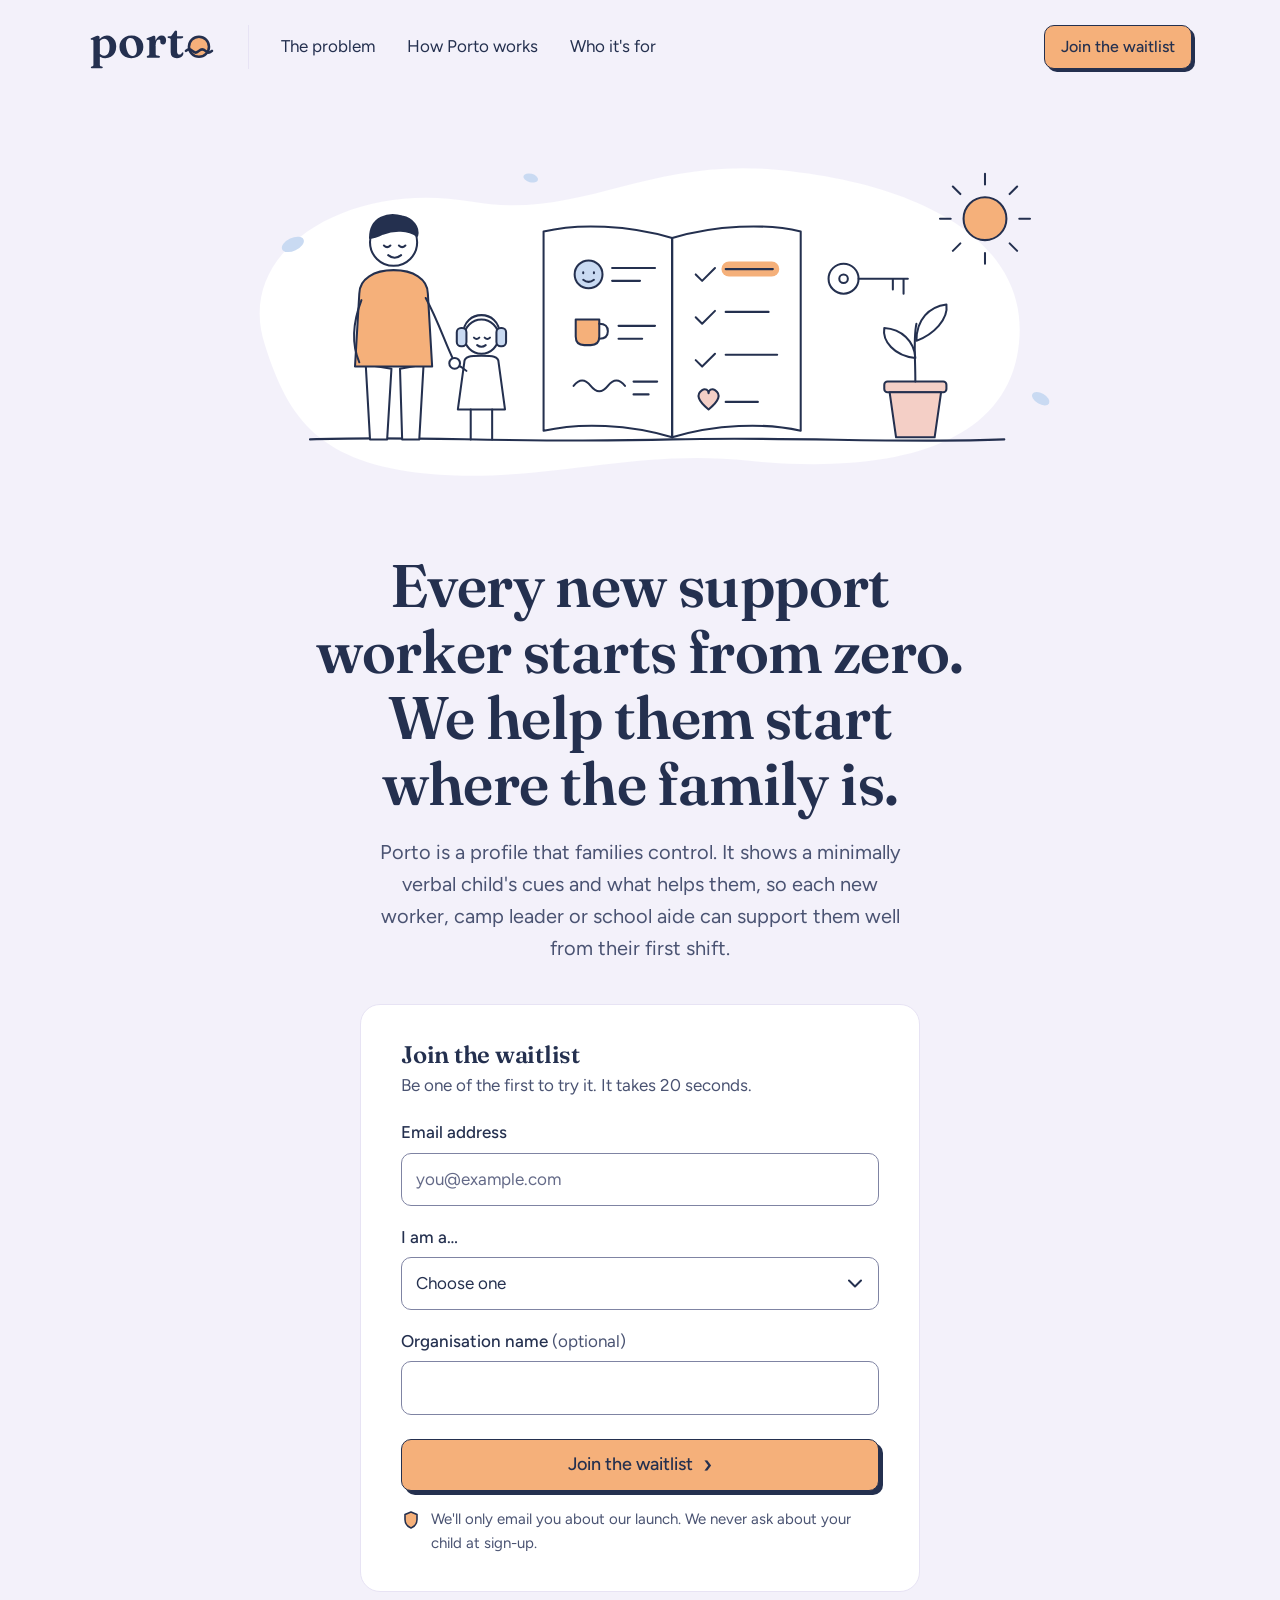
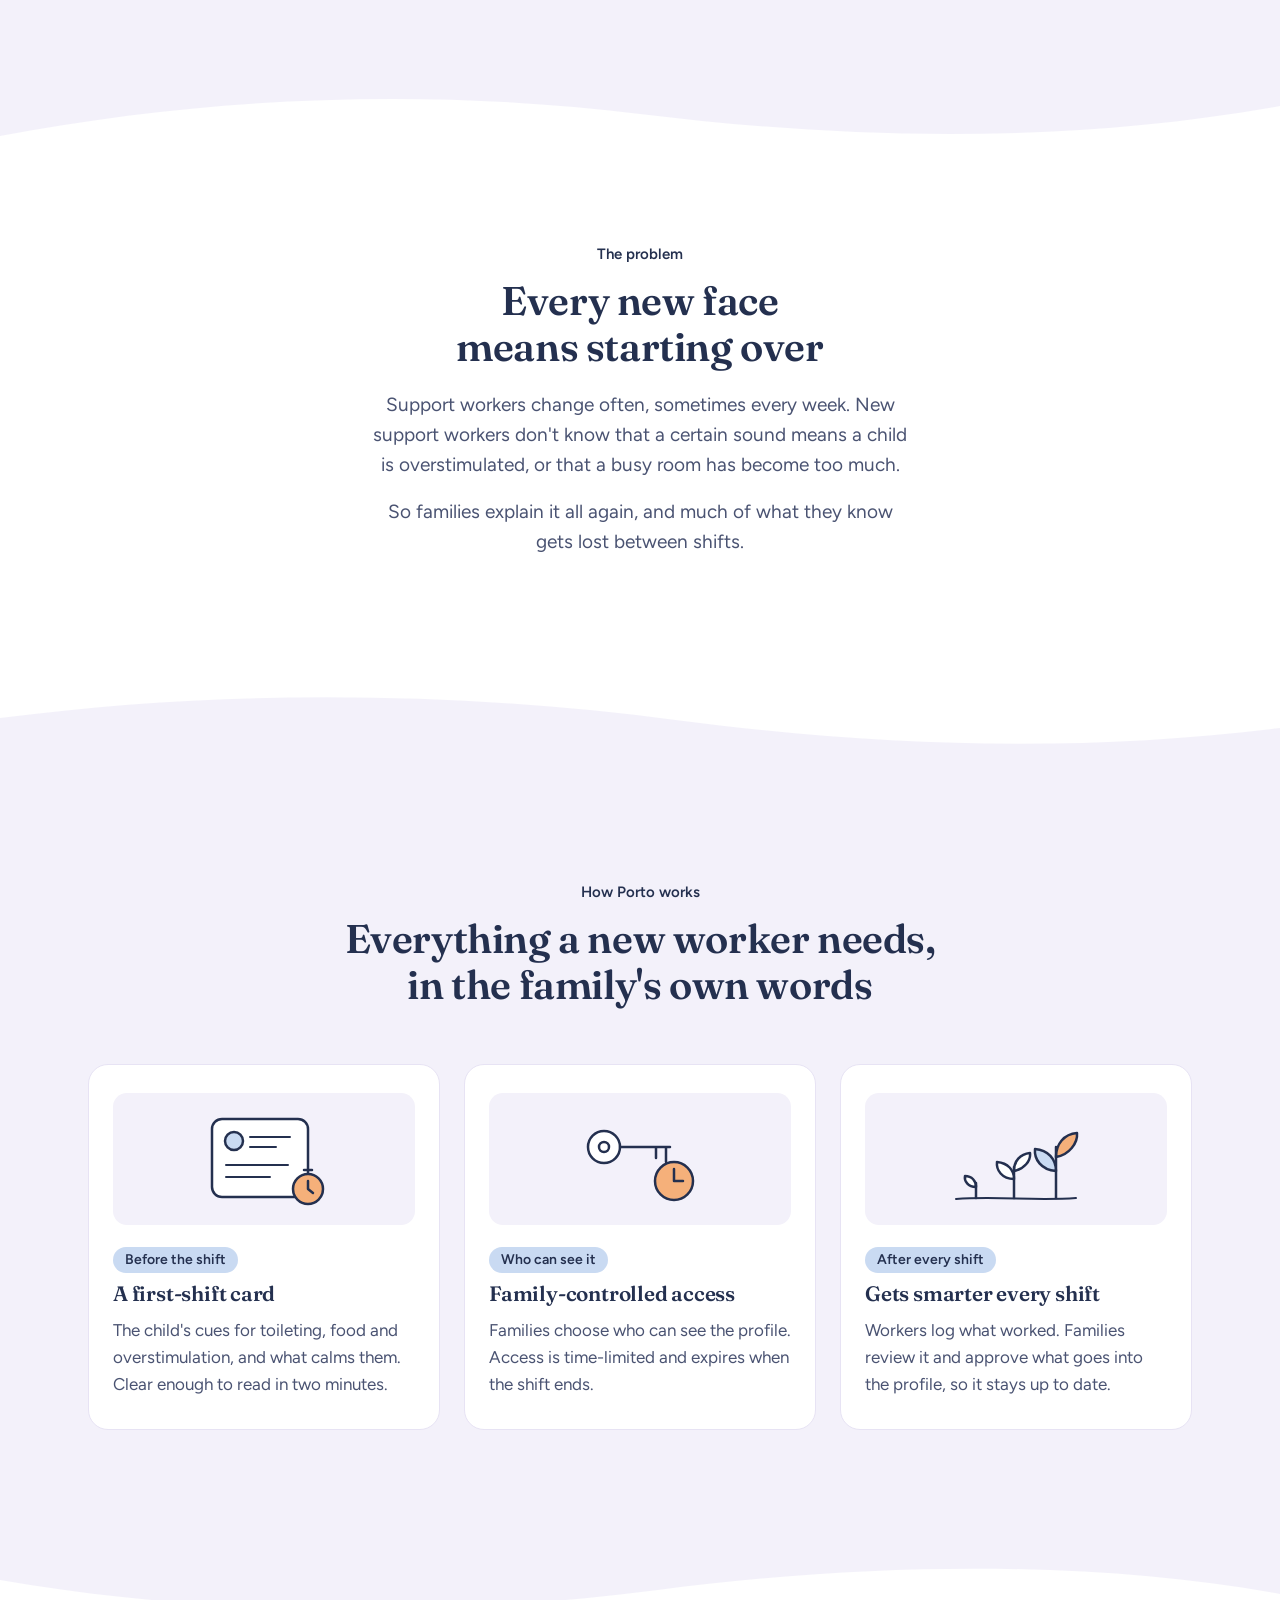
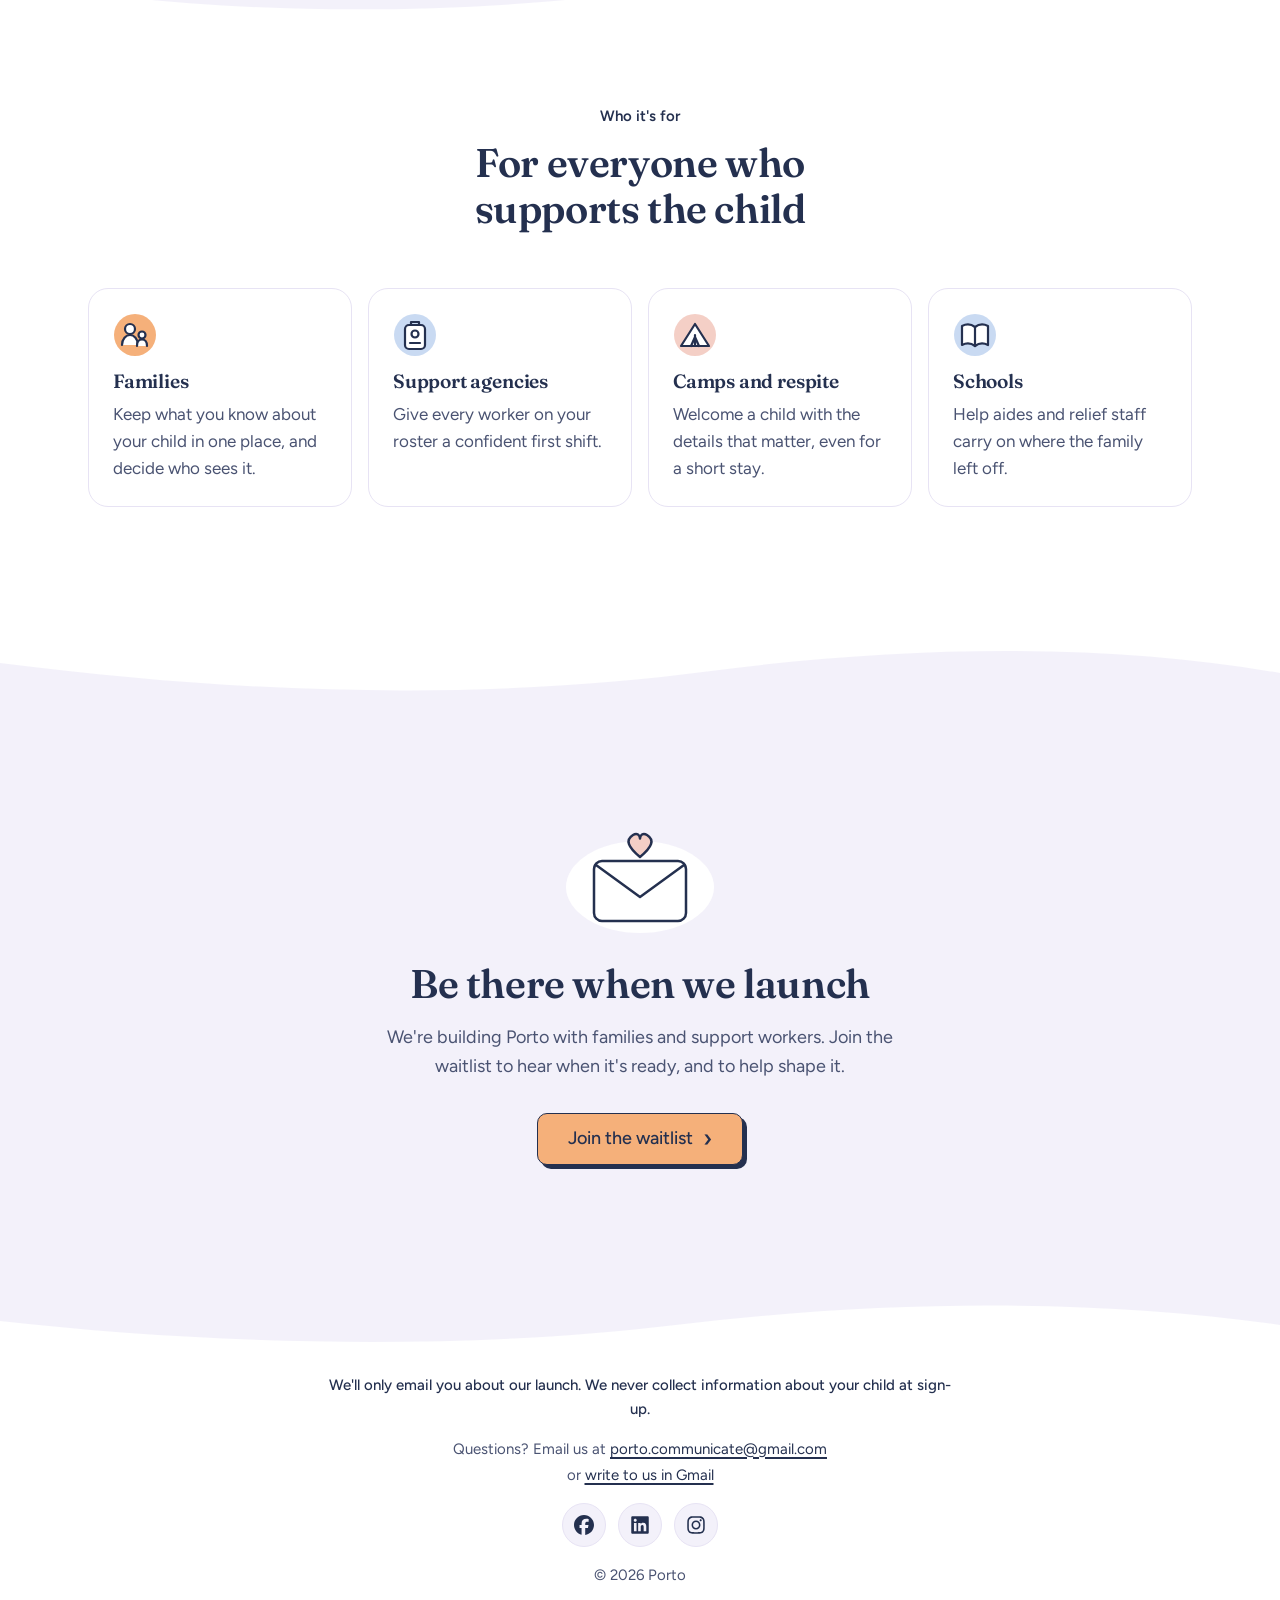
<file: index.html>
<!doctype html>
<html lang="en-AU">
<head>
  <meta charset="utf-8">
  <meta name="viewport" content="width=device-width, initial-scale=1">
  <title>Porto: Know what to do, from the first shift</title>
  <meta name="description" content="Porto is a family-controlled profile for minimally verbal children, so every new support worker starts where the family is, not from zero.">
  <meta name="theme-color" content="#F3F1FA">
  <link rel="icon" type="image/svg+xml" href="/porto-mark.svg">
  <link rel="preconnect" href="https://fonts.googleapis.com">
  <link rel="preconnect" href="https://fonts.gstatic.com" crossorigin>
  <link href="https://fonts.googleapis.com/css2?family=Fraunces:opsz,wght@9..144,600&family=Figtree:wght@400;500;600&display=swap" rel="stylesheet">
  <link rel="stylesheet" href="styles.css">
</head>
<body>
  <a class="skip-link" href="#main">Skip to main content</a>

  <header class="site-header">
    <div class="wrap">
      <div class="nav-left">
        <a class="wordmark" href="/" aria-label="Porto home">
          <img src="/porto-logo.svg" alt="Porto" width="128" height="46">
        </a>
        <nav aria-label="Main">
          <ul class="nav-links">
            <li><a href="#problem">The problem</a></li>
            <li><a href="#how">How Porto works</a></li>
            <li><a href="#who">Who it's for</a></li>
          </ul>
        </nav>
      </div>
      <a class="btn btn--small" href="#join">Join the waitlist</a>
    </div>
  </header>

  <main id="main">
    <!-- ===== Hero ===== -->
    <section class="hero" aria-labelledby="hero-title">
      <div class="wrap">
        <svg class="hero-art" viewBox="0 0 840 360" role="img" aria-label="An illustration of an adult holding hands with a child wearing ear defenders, next to an open notebook of the child's cues, a key, a sprouting plant and a sun.">
          <g fill="none" stroke="#24304F" stroke-width="1.9" stroke-linecap="round" stroke-linejoin="round">
            <!-- soft blob -->
            <path d="M70 212 C40 122 150 58 262 78 C362 96 424 38 544 48 C684 60 792 118 772 222 C754 312 642 332 522 320 C412 308 332 342 222 332 C122 322 92 282 70 212Z" fill="#FFFFFF" stroke="none"/>
            <!-- pebbles -->
            <ellipse cx="96" cy="118" rx="11" ry="6" transform="rotate(-25 96 118)" fill="#C9DAF2" stroke="none"/>
            <ellipse cx="794" cy="262" rx="9" ry="5" transform="rotate(30 794 262)" fill="#C9DAF2" stroke="none"/>
            <ellipse cx="318" cy="56" rx="7" ry="4" transform="rotate(15 318 56)" fill="#C9DAF2" stroke="none"/>

            <!-- ground -->
            <path d="M112 300 C206 296 306 304 450 300 C560 297 660 304 760 300" stroke-width="2"/>

            <!-- adult -->
            <path d="M164 230 L168 300 L184 300 L188 234Z M196 234 L198 300 L214 300 L218 230Z" fill="#fff"/>
            <path d="M158 164 C158 150 172 142 190 142 C208 142 222 150 222 164 L226 232 L154 232Z" fill="#F5B07A"/>
            <path d="M160 170 C150 196 152 214 158 228"/>
            <path d="M220 168 C232 190 238 210 246 226"/>
            <circle cx="190" cy="116" r="22" fill="#fff"/>
            <path d="M168 112 C168 92 186 88 198 92 C208 94 214 102 212 110 C204 104 190 104 180 108 C176 110 172 112 168 112Z" fill="#24304F"/>
            <path d="M181 119 q3 3 6 0 M195 119 q3 3 6 0 M185 128 q6 5 12 0"/>
            <!-- child with ear defenders -->
            <path d="M256 228 C256 222 262 222 272 222 C282 222 288 222 288 228 L294 272 L250 272Z" fill="#fff"/>
            <path d="M262 272 L262 300 M282 272 L282 300"/>
            <path d="M258 236 C254 232 251 231 248 230"/>
            <circle cx="247" cy="229" r="5" fill="#fff"/>
            <circle cx="272" cy="204" r="16" fill="#fff"/>
            <path d="M255 202 C255 178 289 178 289 202"/>
            <rect x="249" y="196" width="9" height="17" rx="4" fill="#C9DAF2"/>
            <rect x="286" y="196" width="9" height="17" rx="4" fill="#C9DAF2"/>
            <path d="M265 205 q2.5 2.5 5 0 M275 205 q2.5 2.5 5 0 M268 212 q4 3 8 0"/>

            <!-- notebook -->
            <path d="M450 112 C410 100 362 98 330 106 L330 292 C364 284 410 286 450 298Z" fill="#fff"/>
            <path d="M450 112 C490 100 538 98 570 106 L570 292 C536 284 490 286 450 298Z" fill="#fff"/>
            <path d="M450 112 L450 298"/>
            <!-- left page: cues -->
            <circle cx="372" cy="146" r="13" fill="#C9DAF2"/>
            <path d="M367 144 v1 M377 144 v1 M367 151 q5 4 10 0"/>
            <path d="M394 140 h40 M394 152 h26" stroke-width="2"/>
            <path d="M360 188 h22 v16 q0 8 -8 8 h-6 q-8 0 -8 -8z" fill="#F5B07A"/>
            <path d="M382 192 q8 0 8 7 t-8 7"/>
            <path d="M400 194 h34 M400 206 h22" stroke-width="2"/>
            <path d="M358 250 q8 -10 16 0 t16 0 t16 0"/>
            <path d="M414 246 h22 M414 258 h14" stroke-width="2"/>
            <!-- right page: what worked -->
            <rect x="496" y="134" width="54" height="14" rx="7" fill="#F5B07A" stroke="none"/>
            <path d="M472 146 l6 6 l12 -12 M472 186 l6 6 l12 -12 M472 226 l6 6 l12 -12"/>
            <path d="M500 141 h44 M500 181 h40 M500 221 h48 M500 265 h30" stroke-width="2"/>
            <path d="M484 272 c-10 -8 -12 -14 -6 -18 c3 -2 6 0 6 3 c0 -3 3 -5 6 -3 c6 4 4 10 -6 18z" fill="#F4CFC6"/>

            <!-- key -->
            <circle cx="610" cy="150" r="14" fill="#fff"/>
            <circle cx="610" cy="150" r="4"/>
            <path d="M624 150 h46 M656 150 v10 M666 150 v14"/>

            <!-- sprout -->
            <rect x="648" y="246" width="58" height="10" rx="3" fill="#F4CFC6"/>
            <path d="M653 256 h48 l-6 42 h-36z" fill="#F4CFC6"/>
            <path d="M677 246 C677 222 675 206 678 192"/>
            <path d="M677 224 C657 222 646 208 648 196 C664 197 676 208 677 224Z" fill="#fff"/>
            <path d="M678 208 C694 202 708 188 706 174 C690 176 678 188 678 208Z" fill="#fff"/>

            <!-- sun -->
            <circle cx="742" cy="94" r="20" fill="#F5B07A"/>
            <path d="M742 62 v-10 M742 126 v10 M710 94 h-10 M774 94 h10 M719 71 l-7 -7 M765 117 l7 7 M765 71 l7 -7 M719 117 l-7 7"/>
          </g>
        </svg>

        <h1 id="hero-title">Every new support worker starts from zero. <span class="soft">We help them start where the family is.</span></h1>
        <p class="lede">Porto is a profile that families control. It shows a minimally verbal child's cues and what helps them, so each new worker, camp leader or school aide can support them well from their first shift.</p>

        <div class="form-card" id="join" tabindex="-1" aria-labelledby="join-title">
          <h2 class="form-title" id="join-title">Join the waitlist</h2>
          <p class="form-intro">Be one of the first to try it. It takes 20 seconds.</p>

          <form name="waitlist" method="POST" data-netlify="true" netlify-honeypot="bot-field" action="/success.html">
            <input type="hidden" name="form-name" value="waitlist">
            <p class="honeypot" aria-hidden="true">
              <label>Leave this field empty <input name="bot-field" tabindex="-1" autocomplete="off"></label>
            </p>

            <div class="field">
              <label for="email">Email address</label>
              <input id="email" name="email" type="email" autocomplete="email" inputmode="email" required placeholder="you@example.com">
            </div>

            <div class="field">
              <label for="role">I am a…</label>
              <select id="role" name="role" required>
                <option value="" disabled selected>Choose one</option>
                <option>Family member</option>
                <option>Support worker</option>
                <option>Agency or provider</option>
                <option>Camp or school</option>
                <option>Other</option>
              </select>
            </div>

            <div class="field">
              <label for="organisation">Organisation name <span class="hint">(optional)</span></label>
              <input id="organisation" name="organisation" type="text" autocomplete="organization">
            </div>

            <button class="btn" type="submit">Join the waitlist <span class="chev" aria-hidden="true">›</span></button>

            <p class="form-note" id="privacy-note">
              <svg viewBox="0 0 20 20" aria-hidden="true"><path d="M10 2 L16 4.5 V9.5 C16 13.5 13.4 16.6 10 18 C6.6 16.6 4 13.5 4 9.5 V4.5Z" fill="#F5B07A" stroke="#24304F" stroke-width="1.6" stroke-linejoin="round"/></svg>
              <span>We'll only email you about our launch. We never ask about your child at sign-up.</span>
            </p>
          </form>
        </div>
      </div>
    </section>

    <!-- ===== Problem ===== -->
    <svg class="wave" viewBox="0 0 1440 80" preserveAspectRatio="none" aria-hidden="true"><path d="M0 80 V48 C240 8 480 0 720 26 C960 52 1200 56 1440 18 V80Z" fill="currentColor"/></svg>
    <div class="panel">
      <section class="problem" id="problem" aria-labelledby="problem-title">
        <div class="wrap narrow">
          <span class="eyebrow">The problem</span>
          <h2 id="problem-title">Every new face means starting over</h2>
          <p>Support workers change often, sometimes every week. New support workers don't know that a certain sound means a child is overstimulated, or that a busy room has become too much.</p>
          <p>So families explain it all again, and much of what they know gets lost between shifts.</p>
        </div>
      </section>
    </div>
    <svg class="wave wave--down" viewBox="0 0 1440 80" preserveAspectRatio="none" aria-hidden="true"><path d="M0 80 V40 C260 70 520 66 760 38 C1000 10 1220 6 1440 30 V80Z" fill="currentColor"/></svg>

    <!-- ===== How it works ===== -->
    <section id="how" aria-labelledby="how-title">
      <div class="wrap">
        <div class="section-head">
          <span class="eyebrow">How Porto works</span>
          <h2 id="how-title">Everything a new worker needs, in the family's own words</h2>
        </div>

        <ul class="cards">
          <li class="card">
            <div class="card-art" aria-hidden="true">
              <svg viewBox="0 0 160 112"><g fill="none" stroke="#24304F" stroke-width="2.5" stroke-linecap="round" stroke-linejoin="round">
                <rect x="28" y="16" width="96" height="78" rx="10" fill="#fff"/>
                <circle cx="50" cy="38" r="9" fill="#C9DAF2"/>
                <path d="M66 34 h40 M66 44 h26 M42 62 h62 M42 74 h44" stroke-width="2"/>
                <circle cx="124" cy="86" r="15" fill="#F5B07A"/>
                <path d="M124 78 v8 l5 4 M120 67 h8"/>
              </g></svg>
            </div>
            <span class="step">Before the shift</span>
            <h3>A first-shift card</h3>
            <p>The child's cues for toileting, food and overstimulation, and what calms them. Clear enough to read in two minutes.</p>
          </li>
          <li class="card">
            <div class="card-art" aria-hidden="true">
              <svg viewBox="0 0 160 112"><g fill="none" stroke="#24304F" stroke-width="2.5" stroke-linecap="round" stroke-linejoin="round">
                <circle cx="44" cy="44" r="16" fill="#fff"/>
                <circle cx="44" cy="44" r="5"/>
                <path d="M60 44 h50 M96 44 v11 M106 44 v15"/>
                <circle cx="114" cy="78" r="19" fill="#F5B07A"/>
                <path d="M114 66 v12 h9"/>
              </g></svg>
            </div>
            <span class="step">Who can see it</span>
            <h3>Family-controlled access</h3>
            <p>Families choose who can see the profile. Access is time-limited and expires when the shift ends.</p>
          </li>
          <li class="card">
            <div class="card-art" aria-hidden="true">
              <svg viewBox="0 0 160 112"><g fill="none" stroke="#24304F" stroke-width="2.5" stroke-linecap="round" stroke-linejoin="round">
                <path d="M20 96 C60 93 100 98 140 95" stroke-width="2"/>
                <path d="M40 95 V80"/><path d="M40 84 C32 84 28 78 29 73 C36 73 40 78 40 84Z" fill="#fff"/>
                <path d="M78 95 V64"/><path d="M78 76 C66 76 60 67 61 59 C72 60 78 67 78 76Z" fill="#fff"/><path d="M78 68 C88 66 95 58 94 50 C84 51 78 58 78 68Z" fill="#fff"/>
                <path d="M120 95 V44"/><path d="M120 68 C105 67 98 56 99 46 C112 47 120 56 120 68Z" fill="#C9DAF2"/><path d="M120 54 C133 52 142 40 141 30 C128 31 120 41 120 54Z" fill="#F5B07A"/>
              </g></svg>
            </div>
            <span class="step">After every shift</span>
            <h3>Gets smarter every shift</h3>
            <p>Workers log what worked. Families review it and approve what goes into the profile, so it stays up to date.</p>
          </li>
        </ul>
      </div>
    </section>

    <!-- ===== Who it's for ===== -->
    <svg class="wave" viewBox="0 0 1440 80" preserveAspectRatio="none" aria-hidden="true"><path d="M0 80 V30 C220 64 480 70 740 40 C1000 10 1240 12 1440 44 V80Z" fill="currentColor"/></svg>
    <div class="panel">
      <section id="who" aria-labelledby="who-title">
        <div class="wrap">
          <div class="section-head">
            <span class="eyebrow">Who it's for</span>
            <h2 id="who-title">For everyone who supports the child</h2>
          </div>
          <ul class="audience">
            <li>
              <svg class="dot" viewBox="0 0 44 44" aria-hidden="true"><g fill="none" stroke="#24304F" stroke-width="2.2" stroke-linecap="round" stroke-linejoin="round"><circle cx="22" cy="22" r="21" fill="#F5B07A" stroke="none"/><circle cx="17" cy="16" r="5" fill="#fff"/><path d="M9 32 c0 -6 4 -10 8 -10 s8 4 8 10" fill="#fff"/><circle cx="29" cy="22" r="3.5" fill="#fff"/><path d="M24 33 c0 -4 2 -6.5 5 -6.5 s5 2.5 5 6.5" fill="#fff"/></g></svg>
              <h3>Families</h3>
              <p>Keep what you know about your child in one place, and decide who sees it.</p>
            </li>
            <li>
              <svg class="dot" viewBox="0 0 44 44" aria-hidden="true"><g fill="none" stroke="#24304F" stroke-width="2.2" stroke-linecap="round" stroke-linejoin="round"><circle cx="22" cy="22" r="21" fill="#C9DAF2" stroke="none"/><rect x="12" y="12" width="20" height="24" rx="4" fill="#fff"/><path d="M18 12 v-3 h8 v3"/><circle cx="22" cy="21" r="3.5"/><path d="M17 30 h10"/></g></svg>
              <h3>Support agencies</h3>
              <p>Give every worker on your roster a confident first shift.</p>
            </li>
            <li>
              <svg class="dot" viewBox="0 0 44 44" aria-hidden="true"><g fill="none" stroke="#24304F" stroke-width="2.2" stroke-linecap="round" stroke-linejoin="round"><circle cx="22" cy="22" r="21" fill="#F4CFC6" stroke="none"/><path d="M8 33 L22 11 L36 33Z" fill="#fff"/><path d="M22 33 L22 22 M18 33 L22 24 L26 33"/></g></svg>
              <h3>Camps and respite</h3>
              <p>Welcome a child with the details that matter, even for a short stay.</p>
            </li>
            <li>
              <svg class="dot" viewBox="0 0 44 44" aria-hidden="true"><g fill="none" stroke="#24304F" stroke-width="2.2" stroke-linecap="round" stroke-linejoin="round"><circle cx="22" cy="22" r="21" fill="#C9DAF2" stroke="none"/><path d="M22 14 C18 11 13 11 9 13 V32 C13 30 18 30 22 33 C26 30 31 30 35 32 V13 C31 11 26 11 22 14Z" fill="#fff"/><path d="M22 14 V33"/></g></svg>
              <h3>Schools</h3>
              <p>Help aides and relief staff carry on where the family left off.</p>
            </li>
          </ul>
        </div>
      </section>
    </div>
    <svg class="wave wave--down" viewBox="0 0 1440 80" preserveAspectRatio="none" aria-hidden="true"><path d="M0 80 V44 C300 10 560 8 800 36 C1040 64 1260 62 1440 34 V80Z" fill="currentColor"/></svg>

    <!-- ===== Bottom CTA ===== -->
    <section class="cta" aria-labelledby="cta-title">
      <div class="wrap">
        <svg class="cta-art" viewBox="0 0 160 110" aria-hidden="true"><g fill="none" stroke="#24304F" stroke-width="2.5" stroke-linecap="round" stroke-linejoin="round">
          <ellipse cx="80" cy="60" rx="74" ry="46" fill="#FFFFFF" stroke="none"/>
          <rect x="34" y="34" width="92" height="60" rx="8" fill="#fff"/>
          <path d="M36 38 L80 70 L124 38"/>
          <path d="M80 30 c-12 -10 -15 -17 -7 -22 c4 -2.5 7 0 7 3.5 c0 -3.5 3 -6 7 -3.5 c8 5 5 12 -7 22z" fill="#F4CFC6"/>
        </g></svg>
        <h2 id="cta-title">Be there when we launch</h2>
        <p>We're building Porto with families and support workers. Join the waitlist to hear when it's ready, and to help shape it.</p>
        <a class="btn" href="#join">Join the waitlist <span class="chev" aria-hidden="true">›</span></a>
      </div>
    </section>
  </main>

  <svg class="wave" viewBox="0 0 1440 80" preserveAspectRatio="none" aria-hidden="true"><path d="M0 80 V36 C240 60 520 66 760 40 C1000 14 1240 14 1440 40 V80Z" fill="currentColor"/></svg>
  <footer class="site-footer">
    <div class="wrap">
      <p class="privacy">We'll only email you about our launch. We never collect information about your child at sign-up.</p>
      <p>Questions? Email us at <a href="mailto:porto.communicate@gmail.com">porto.communicate@gmail.com</a>
        <span class="email-alt">or <a href="https://mail.google.com/mail/?view=cm&amp;fs=1&amp;to=porto.communicate@gmail.com" target="_blank" rel="noopener noreferrer">write to us in Gmail<span class="visually-hidden"> (opens in a new tab)</span></a></span></p>
      <nav class="social" aria-label="Porto on social media">
        <!-- Brand icons: Font Awesome Free 6.5.2 by @fontawesome, https://fontawesome.com, CC BY 4.0 -->
        <ul>
          <li><a href="https://www.facebook.com/profile.php?id=61595271299987" target="_blank" rel="noopener noreferrer" aria-label="Porto on Facebook (opens in a new tab)"><svg viewBox="0 0 512 512" aria-hidden="true" focusable="false"><path d="M512 256C512 114.6 397.4 0 256 0S0 114.6 0 256C0 376 82.7 476.8 194.2 504.5V334.2H141.4V256h52.8V222.3c0-87.1 39.4-127.5 125-127.5c16.2 0 44.2 3.2 55.7 6.4V172c-6-.6-16.5-1-29.6-1c-42 0-58.2 15.9-58.2 57.2V256h83.6l-14.4 78.2H287V510.1C413.8 494.8 512 386.9 512 256h0z"/></svg></a></li>
          <li><a href="https://www.linkedin.com/company/porto.com" target="_blank" rel="noopener noreferrer" aria-label="Porto on LinkedIn (opens in a new tab)"><svg viewBox="0 0 448 512" aria-hidden="true" focusable="false"><path d="M416 32H31.9C14.3 32 0 46.5 0 64.3v383.4C0 465.5 14.3 480 31.9 480H416c17.6 0 32-14.5 32-32.3V64.3c0-17.8-14.4-32.3-32-32.3zM135.4 416H69V202.2h66.5V416zm-33.2-243c-21.3 0-38.5-17.3-38.5-38.5S80.9 96 102.2 96c21.2 0 38.5 17.3 38.5 38.5 0 21.3-17.2 38.5-38.5 38.5zm282.1 243h-66.4V312c0-24.8-.5-56.7-34.5-56.7-34.6 0-39.9 27-39.9 54.9V416h-66.4V202.2h63.7v29.2h.9c8.9-16.8 30.6-34.5 62.9-34.5 67.2 0 79.7 44.3 79.7 101.9V416z"/></svg></a></li>
          <li><a href="https://www.instagram.com/porto.communicate/" target="_blank" rel="noopener noreferrer" aria-label="Porto on Instagram (opens in a new tab)"><svg viewBox="0 0 448 512" aria-hidden="true" focusable="false"><path d="M224.1 141c-63.6 0-114.9 51.3-114.9 114.9s51.3 114.9 114.9 114.9S339 319.5 339 255.9 287.7 141 224.1 141zm0 189.6c-41.1 0-74.7-33.5-74.7-74.7s33.5-74.7 74.7-74.7 74.7 33.5 74.7 74.7-33.6 74.7-74.7 74.7zm146.4-194.3c0 14.9-12 26.8-26.8 26.8-14.9 0-26.8-12-26.8-26.8s12-26.8 26.8-26.8 26.8 12 26.8 26.8zm76.1 27.2c-1.7-35.9-9.9-67.7-36.2-93.9-26.2-26.2-58-34.4-93.9-36.2-37-2.1-147.9-2.1-184.9 0-35.8 1.7-67.6 9.9-93.9 36.1s-34.4 58-36.2 93.9c-2.1 37-2.1 147.9 0 184.9 1.7 35.9 9.9 67.7 36.2 93.9s58 34.4 93.9 36.2c37 2.1 147.9 2.1 184.9 0 35.9-1.7 67.7-9.9 93.9-36.2 26.2-26.2 34.4-58 36.2-93.9 2.1-37 2.1-147.8 0-184.8zM398.8 388c-7.8 19.6-22.9 34.7-42.6 42.6-29.5 11.7-99.5 9-132.1 9s-102.7 2.6-132.1-9c-19.6-7.8-34.7-22.9-42.6-42.6-11.7-29.5-9-99.5-9-132.1s-2.6-102.7 9-132.1c7.8-19.6 22.9-34.7 42.6-42.6 29.5-11.7 99.5-9 132.1-9s102.7-2.6 132.1 9c19.6 7.8 34.7 22.9 42.6 42.6 11.7 29.5 9 99.5 9 132.1s2.7 102.7-9 132.1z"/></svg></a></li>
        </ul>
      </nav>
      <p>© 2026 Porto</p>
    </div>
  </footer>
</body>
</html>
</file>
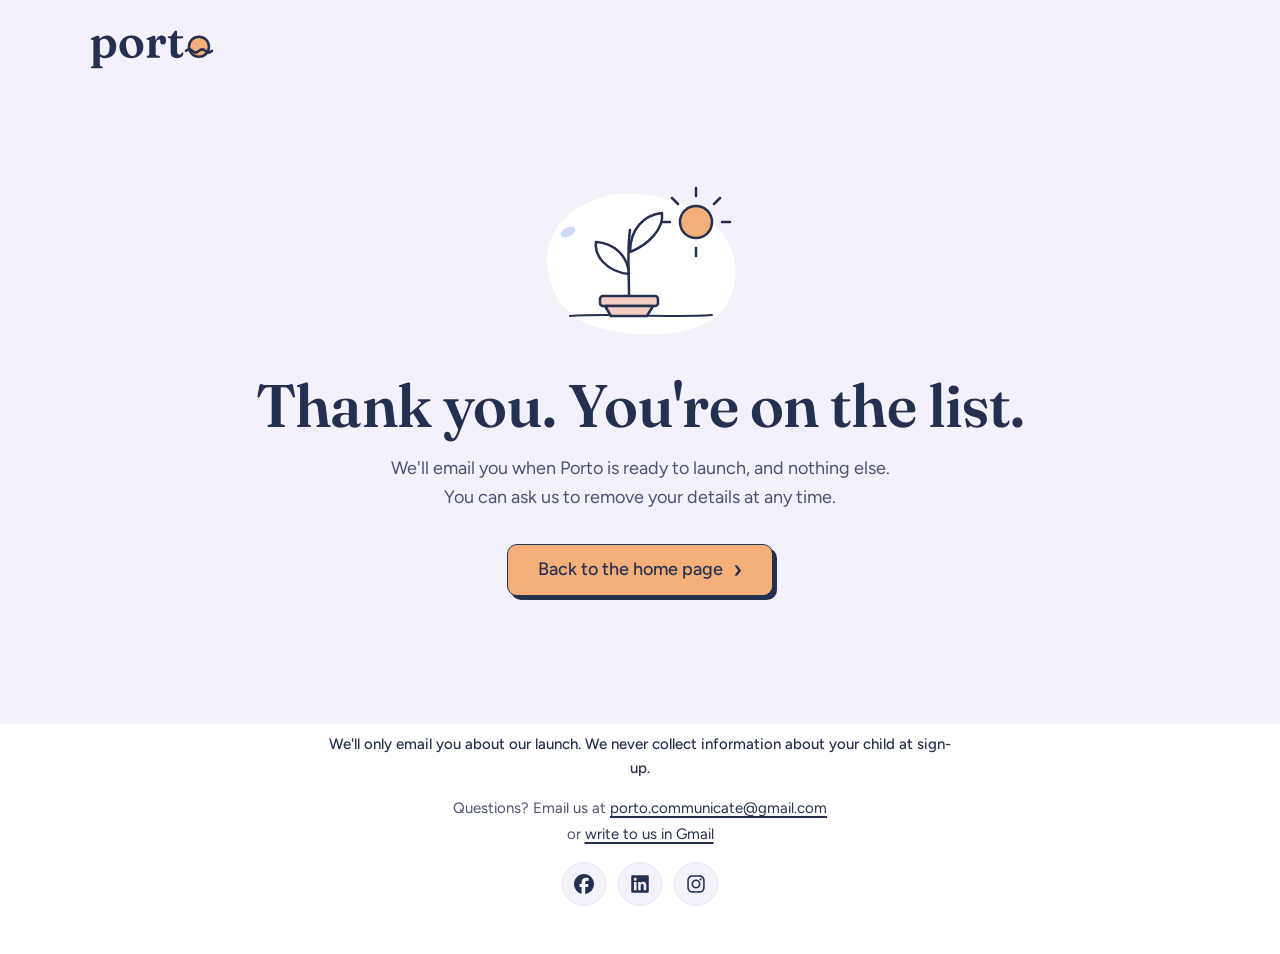
<file: success.html>
<!doctype html>
<html lang="en-AU">
<head>
  <meta charset="utf-8">
  <meta name="viewport" content="width=device-width, initial-scale=1">
  <title>You're on the list · Porto</title>
  <meta name="robots" content="noindex">
  <meta name="theme-color" content="#F3F1FA">
  <link rel="icon" type="image/svg+xml" href="/porto-mark.svg">
  <link rel="preconnect" href="https://fonts.googleapis.com">
  <link rel="preconnect" href="https://fonts.gstatic.com" crossorigin>
  <link href="https://fonts.googleapis.com/css2?family=Fraunces:opsz,wght@9..144,600&family=Figtree:wght@400;500;600&display=swap" rel="stylesheet">
  <link rel="stylesheet" href="styles.css">
</head>
<body>
  <a class="skip-link" href="#main">Skip to main content</a>

  <header class="site-header">
    <div class="wrap">
      <a class="wordmark" href="/" aria-label="Porto home">
        <img src="/porto-logo.svg" alt="Porto" width="128" height="46">
      </a>
    </div>
  </header>

  <main id="main" class="thanks">
    <div class="wrap">
      <svg class="thanks-art" viewBox="0 0 220 170" aria-hidden="true"><g fill="none" stroke="#24304F" stroke-width="2.5" stroke-linecap="round" stroke-linejoin="round">
        <path d="M18 98 C8 50 60 14 112 20 C170 26 214 62 204 112 C196 152 150 164 104 160 C56 156 26 140 18 98Z" fill="#FFFFFF" stroke="none"/>
        <path d="M40 142 C80 139 140 144 182 141" stroke-width="2"/>
        <rect x="70" y="122" width="58" height="10" rx="3" fill="#F4CFC6"/>
        <path d="M75 132 h48 l-6 10 h-36z" fill="#F4CFC6"/>
        <path d="M99 122 C99 96 97 76 100 56"/>
        <path d="M99 100 C77 98 64 82 66 68 C84 69 98 82 99 100Z" fill="#fff"/>
        <path d="M100 78 C118 71 134 55 132 39 C114 41 100 55 100 78Z" fill="#fff"/>
        <circle cx="166" cy="48" r="16" fill="#F5B07A"/>
        <path d="M166 22 v-8 M166 74 v8 M140 48 h-8 M192 48 h8 M148 30 l-6 -6 M184 30 l6 -6"/>
        <ellipse cx="38" cy="58" rx="8" ry="4.5" transform="rotate(-25 38 58)" fill="#C9DAF2" stroke="none"/>
      </g></svg>
      <h1>Thank you. You're on the list.</h1>
      <p>We'll email you when Porto is ready to launch, and nothing else. You can ask us to remove your details at any time.</p>
      <a class="btn" href="/">Back to the home page <span class="chev" aria-hidden="true">›</span></a>
    </div>
  </main>

  <footer class="site-footer">
    <div class="wrap">
      <p class="privacy">We'll only email you about our launch. We never collect information about your child at sign-up.</p>
      <p>Questions? Email us at <a href="mailto:porto.communicate@gmail.com">porto.communicate@gmail.com</a>
        <span class="email-alt">or <a href="https://mail.google.com/mail/?view=cm&amp;fs=1&amp;to=porto.communicate@gmail.com" target="_blank" rel="noopener noreferrer">write to us in Gmail<span class="visually-hidden"> (opens in a new tab)</span></a></span></p>
      <nav class="social" aria-label="Porto on social media">
        <!-- Brand icons: Font Awesome Free 6.5.2 by @fontawesome, https://fontawesome.com, CC BY 4.0 -->
        <ul>
          <li><a href="https://www.facebook.com/profile.php?id=61595271299987" target="_blank" rel="noopener noreferrer" aria-label="Porto on Facebook (opens in a new tab)"><svg viewBox="0 0 512 512" aria-hidden="true" focusable="false"><path d="M512 256C512 114.6 397.4 0 256 0S0 114.6 0 256C0 376 82.7 476.8 194.2 504.5V334.2H141.4V256h52.8V222.3c0-87.1 39.4-127.5 125-127.5c16.2 0 44.2 3.2 55.7 6.4V172c-6-.6-16.5-1-29.6-1c-42 0-58.2 15.9-58.2 57.2V256h83.6l-14.4 78.2H287V510.1C413.8 494.8 512 386.9 512 256h0z"/></svg></a></li>
          <li><a href="https://www.linkedin.com/company/porto.com" target="_blank" rel="noopener noreferrer" aria-label="Porto on LinkedIn (opens in a new tab)"><svg viewBox="0 0 448 512" aria-hidden="true" focusable="false"><path d="M416 32H31.9C14.3 32 0 46.5 0 64.3v383.4C0 465.5 14.3 480 31.9 480H416c17.6 0 32-14.5 32-32.3V64.3c0-17.8-14.4-32.3-32-32.3zM135.4 416H69V202.2h66.5V416zm-33.2-243c-21.3 0-38.5-17.3-38.5-38.5S80.9 96 102.2 96c21.2 0 38.5 17.3 38.5 38.5 0 21.3-17.2 38.5-38.5 38.5zm282.1 243h-66.4V312c0-24.8-.5-56.7-34.5-56.7-34.6 0-39.9 27-39.9 54.9V416h-66.4V202.2h63.7v29.2h.9c8.9-16.8 30.6-34.5 62.9-34.5 67.2 0 79.7 44.3 79.7 101.9V416z"/></svg></a></li>
          <li><a href="https://www.instagram.com/porto.communicate/" target="_blank" rel="noopener noreferrer" aria-label="Porto on Instagram (opens in a new tab)"><svg viewBox="0 0 448 512" aria-hidden="true" focusable="false"><path d="M224.1 141c-63.6 0-114.9 51.3-114.9 114.9s51.3 114.9 114.9 114.9S339 319.5 339 255.9 287.7 141 224.1 141zm0 189.6c-41.1 0-74.7-33.5-74.7-74.7s33.5-74.7 74.7-74.7 74.7 33.5 74.7 74.7-33.6 74.7-74.7 74.7zm146.4-194.3c0 14.9-12 26.8-26.8 26.8-14.9 0-26.8-12-26.8-26.8s12-26.8 26.8-26.8 26.8 12 26.8 26.8zm76.1 27.2c-1.7-35.9-9.9-67.7-36.2-93.9-26.2-26.2-58-34.4-93.9-36.2-37-2.1-147.9-2.1-184.9 0-35.8 1.7-67.6 9.9-93.9 36.1s-34.4 58-36.2 93.9c-2.1 37-2.1 147.9 0 184.9 1.7 35.9 9.9 67.7 36.2 93.9s58 34.4 93.9 36.2c37 2.1 147.9 2.1 184.9 0 35.9-1.7 67.7-9.9 93.9-36.2 26.2-26.2 34.4-58 36.2-93.9 2.1-37 2.1-147.8 0-184.8zM398.8 388c-7.8 19.6-22.9 34.7-42.6 42.6-29.5 11.7-99.5 9-132.1 9s-102.7 2.6-132.1-9c-19.6-7.8-34.7-22.9-42.6-42.6-11.7-29.5-9-99.5-9-132.1s-2.6-102.7 9-132.1c7.8-19.6 22.9-34.7 42.6-42.6 29.5-11.7 99.5-9 132.1-9s102.7-2.6 132.1 9c19.6 7.8 34.7 22.9 42.6 42.6 11.7 29.5 9 99.5 9 132.1s2.7 102.7-9 132.1z"/></svg></a></li>
        </ul>
      </nav>
    </div>
  </footer>
</body>
</html>
</file>
<file: styles.css>
/* ==========================================================================
   Porto waitlist — single stylesheet, mobile-first.
   Layout follows STYLE.md; colours, type and logo follow
   brand/porto-brand-guidelines.md.
   ========================================================================== */

:root {
  /* Porto brand tokens */
  --ground: #F3F1FA;
  --surface: #FFFFFF;
  --blob: #E7E3F4;
  --ink: #24304F;
  --ink-soft: #4A5372;
  --muted: #646A88;
  --control-border: #7F84A3;
  --apricot: #F5B07A;
  --apricot-deep: #E3894A;
  --sky: #C9DAF2;
  --rose: #F4CFC6;
  --success: #2F6E4E;
  --shadow-button: 3px 3px 0 #24304F;
  --font-display: "Fraunces", Georgia, serif;
  --font-sans: "Figtree", system-ui, sans-serif;

  /* Page roles, mapped onto the brand tokens */
  --bg: var(--ground);
  --panel: var(--surface);
  --text: var(--ink-soft);
  --accent: var(--apricot);
  --accent-hover: var(--apricot-deep);
  --deco: var(--sky);        /* decorative shapes only */
  --border-soft: var(--blob);
  --error: #9b2c2c;

  --font-head: var(--font-display);
  --font-body: var(--font-sans);

  --radius-sm: 10px;
  --radius-lg: 20px;
  --gutter: 16px;
  --max: 1200px;
  --section-y: 72px;
}

@media (min-width: 640px) {
  :root { --gutter: 32px; }
}
@media (min-width: 960px) {
  :root { --gutter: 48px; --section-y: 120px; }
}

/* ---------- Base ---------- */

*, *::before, *::after { box-sizing: border-box; }

html { scroll-behavior: smooth; -webkit-text-size-adjust: 100%; }

body {
  margin: 0;
  background: var(--bg);
  color: var(--text);
  font-family: var(--font-body);
  font-size: 1.0625rem;
  line-height: 1.6;
  overflow-x: hidden;
}

img, svg { display: block; max-width: 100%; }

h1, h2, h3 {
  font-family: var(--font-head);
  font-weight: 600;
  color: var(--ink);
  letter-spacing: -0.01em;
  text-wrap: balance;
  margin: 0;
}
h1 { font-size: clamp(2.1rem, 5vw, 3.75rem); line-height: 1.1; }
h2 { font-size: clamp(1.75rem, 3.5vw, 2.5rem); line-height: 1.15; }
h3 { font-size: 1.3rem; line-height: 1.25; font-weight: 600; }

p { margin: 0; }

a { color: var(--ink); text-underline-offset: 3px; text-decoration-thickness: 1.5px; }
a:hover { text-decoration-thickness: 2.5px; }

:focus-visible {
  outline: 3px solid var(--ink);
  outline-offset: 3px;
  border-radius: 4px;
}

.skip-link {
  position: absolute;
  left: var(--gutter);
  top: -100px;
  z-index: 10;
  background: var(--surface);
  color: var(--ink);
  padding: 10px 16px;
  border: 1.5px solid var(--ink);
  border-radius: var(--radius-sm);
  font-weight: 600;
}
.skip-link:focus { top: 12px; }

.visually-hidden {
  position: absolute !important;
  width: 1px; height: 1px;
  padding: 0; margin: -1px;
  overflow: hidden; clip: rect(0 0 0 0);
  white-space: nowrap; border: 0;
}

.wrap {
  width: 100%;
  max-width: var(--max);
  margin-inline: auto;
  padding-inline: var(--gutter);
}

.narrow { max-width: 640px; margin-inline: auto; }

/* ---------- Buttons ---------- */

.btn {
  display: inline-flex;
  align-items: center;
  justify-content: center;
  gap: 10px;
  min-height: 52px;
  padding: 12px 30px;
  background: var(--accent);
  color: var(--ink);
  font-family: var(--font-body);
  font-size: 1.125rem;
  font-weight: 500;
  line-height: 1.2;
  text-decoration: none;
  border: 1.5px solid var(--ink);
  border-radius: var(--radius-sm);
  box-shadow: 4px 4px 0 var(--ink);
  cursor: pointer;
  transition: transform 0.12s ease, box-shadow 0.12s ease;
}
.btn:hover { background: var(--accent-hover); transform: translate(1px, 1px); box-shadow: 3px 3px 0 var(--ink); text-decoration: none; }
.btn:active { transform: translate(4px, 4px); box-shadow: 0 0 0 var(--ink); }
.btn .chev { font-size: 1.4em; line-height: 0; margin-top: -2px; }

.btn--small { min-height: 44px; padding: 8px 16px; white-space: nowrap; font-size: 1rem; box-shadow: 3px 3px 0 var(--ink); }

@media (prefers-reduced-motion: reduce) {
  html { scroll-behavior: auto; }
  .btn { transition: none; }
}

/* ---------- Header / nav ---------- */

.site-header { padding-block: 16px; }
.site-header .wrap {
  display: flex;
  align-items: center;
  justify-content: space-between;
  gap: 16px;
}

.wordmark {
  display: inline-flex;
  align-items: center;
  gap: 8px;
  font-family: var(--font-body);
  font-size: 1.3rem;
  font-weight: 600;
  color: var(--ink);
  text-decoration: none;
  letter-spacing: -0.01em;
  white-space: nowrap;
}
@media (max-width: 479px) { .wordmark { font-size: 1.05rem; } }
.wordmark img { height: 46px; width: auto; flex: none; }

.nav-links { display: none; }

@media (min-width: 860px) {
  .site-header { padding-block: 24px; }
  .nav-left { display: flex; align-items: center; }
  .nav-links {
    display: flex;
    gap: 32px;
    margin: 0 0 0 32px;
    padding: 8px 0 8px 32px;
    list-style: none;
    border-left: 1px solid var(--border-soft);
  }
  .nav-links a { text-decoration: none; color: var(--ink); }
  .nav-links a:hover { text-decoration: underline; }
}

/* ---------- Hero ---------- */

.hero { padding-block: 16px 64px; text-align: center; }

.hero-art {
  width: 100%;
  max-width: 900px;
  margin: 0 auto 32px;
}

@media (max-width: 639px) {
  .hero { overflow: hidden; }
  .hero-art { width: 112%; max-width: none; margin-left: -6%; margin-bottom: 24px; }
}

.hero h1 { max-width: 20ch; margin-inline: auto; }
.hero h1 .soft { display: block; }

.lede {
  max-width: 34rem;
  margin: 20px auto 0;
  font-size: 1.125rem;
}

@media (min-width: 960px) {
  .hero { padding-block: 24px 96px; }
  .hero-art { margin-bottom: 48px; }
  .lede { font-size: 1.25rem; }
}

/* ---------- Waitlist form ---------- */

.form-card {
  max-width: 560px;
  margin: 40px auto 0;
  padding: 28px 20px;
  background: var(--surface);
  border: 1px solid var(--border-soft);
  border-radius: var(--radius-lg);
  text-align: left;
}
@media (min-width: 640px) { .form-card { padding: 36px 40px; } }

.form-card .form-title {
  font-family: var(--font-head);
  font-size: 1.5rem;
  font-weight: 600;
  color: var(--ink);
  margin-bottom: 4px;
}
.form-card .form-intro { margin-bottom: 20px; }

.field { margin-bottom: 18px; }

.field label {
  display: block;
  margin-bottom: 6px;
  font-weight: 500;
  color: var(--ink);
}
.field .hint { font-weight: 400; color: var(--text); }

.field input,
.field select {
  width: 100%;
  min-height: 52px;
  padding: 12px 14px;
  font: inherit;
  font-size: 1.0625rem;
  color: var(--ink);
  background: var(--surface);
  border: 1.5px solid var(--control-border);
  border-radius: var(--radius-sm);
  appearance: none;
  -webkit-appearance: none;
}
.field select {
  padding-right: 44px;
  background-image: url("data:image/svg+xml,%3Csvg xmlns='http://www.w3.org/2000/svg' width='14' height='9' viewBox='0 0 14 9'%3E%3Cpath d='M1 1.5l6 6 6-6' fill='none' stroke='%2324304F' stroke-width='2' stroke-linecap='round' stroke-linejoin='round'/%3E%3C/svg%3E");
  background-repeat: no-repeat;
  background-position: right 16px center;
}
.field input::placeholder { color: var(--muted); opacity: 1; }

.field input:focus-visible,
.field select:focus-visible {
  outline: none;
  border-color: var(--ink);
  box-shadow: 0 0 0 3px var(--sky);
  border-radius: var(--radius-sm);
}

.field input:user-invalid,
.field select:user-invalid { border-color: var(--error); border-width: 2px; }

.form-card .btn { width: 100%; margin-top: 6px; }

.form-note {
  margin-top: 16px;
  font-size: 0.9375rem;
  display: flex;
  gap: 10px;
  align-items: flex-start;
}
.form-note svg { flex: none; width: 20px; height: 20px; margin-top: 3px; }

.honeypot { display: none; }

/* ---------- Wave dividers & panels ---------- */

.wave { display: block; width: 100%; height: 48px; color: var(--panel); }
.wave--down { transform: scaleY(-1); }
@media (min-width: 960px) { .wave { height: 80px; } }

.panel { background: var(--panel); }

section { padding-block: var(--section-y); }
.panel > section { padding-block: calc(var(--section-y) * 0.6) var(--section-y); }

.section-head { text-align: center; max-width: 640px; margin: 0 auto 40px; }
.section-head p { margin-top: 14px; }
@media (min-width: 960px) { .section-head { margin-bottom: 56px; } }

.eyebrow {
  display: inline-block;
  margin-bottom: 12px;
  font-size: 0.9375rem;
  font-weight: 600;
  color: var(--ink);
}

/* ---------- Problem ---------- */

.problem { text-align: center; }
.problem h2 { margin-bottom: 20px; }
.problem p { font-size: 1.1875rem; }
.problem p + p { margin-top: 16px; }

/* ---------- Cards ---------- */

.cards {
  display: grid;
  gap: 20px;
  list-style: none;
  margin: 0;
  padding: 0;
}
@media (min-width: 760px) { .cards { grid-template-columns: repeat(3, 1fr); gap: 24px; } }

.card {
  background: var(--surface);
  border: 1px solid var(--border-soft);
  border-radius: var(--radius-lg);
  padding: 28px 24px 30px;
}
.card .card-art {
  width: 100%;
  height: 132px;
  margin-bottom: 20px;
  background: var(--ground);
  border-radius: 14px;
  display: grid;
  place-items: center;
}
.card .card-art svg { height: 112px; width: auto; }
.card h3 { margin-bottom: 10px; }
.card .step {
  display: inline-block;
  margin-bottom: 8px;
  font-size: 0.875rem;
  font-weight: 600;
  color: var(--ink);
  background: var(--sky);
  border-radius: 999px;
  padding: 2px 12px;
}

/* ---------- Who it's for ---------- */

.audience {
  display: grid;
  gap: 16px;
  list-style: none;
  margin: 0;
  padding: 0;
}
@media (min-width: 600px) { .audience { grid-template-columns: repeat(2, 1fr); } }
@media (min-width: 1000px) { .audience { grid-template-columns: repeat(4, 1fr); } }

.audience li {
  display: flex;
  flex-direction: column;
  gap: 8px;
  padding: 24px;
  background: var(--surface);
  border: 1px solid var(--border-soft);
  border-radius: var(--radius-lg);
}
.audience .dot {
  width: 44px; height: 44px;
  margin-bottom: 4px;
}
.audience h3 { font-size: 1.2rem; }

/* ---------- Bottom CTA ---------- */

.cta { text-align: center; position: relative; }
.cta h2 { max-width: 18ch; margin-inline: auto; }
.cta p { max-width: 34rem; margin: 16px auto 32px; font-size: 1.125rem; }
.cta .cta-art { width: 160px; margin: 0 auto 24px; }

/* ---------- Footer ---------- */

.site-footer {
  background: var(--panel);
  padding-block: 8px 48px;
  font-size: 0.9375rem;
}
.site-footer .wrap {
  display: flex;
  flex-direction: column;
  gap: 16px;
  text-align: center;
  align-items: center;
}
.site-footer .privacy { max-width: 40rem; color: var(--ink); font-weight: 500; }

.email-alt { display: block; margin-top: 2px; }

.social ul {
  display: flex;
  gap: 12px;
  margin: 0;
  padding: 0;
  list-style: none;
}
.social a {
  display: grid;
  place-items: center;
  width: 44px;
  height: 44px;
  color: var(--ink);
  background: var(--ground);
  border: 1px solid var(--blob);
  border-radius: 50%;
  transition: background-color 0.12s ease;
}
.social a:hover { background: var(--sky); }
.social svg { width: 20px; height: 20px; fill: currentColor; }

/* ---------- Thank-you page ---------- */

.thanks {
  min-height: 70vh;
  display: grid;
  place-items: center;
  text-align: center;
  padding-block: 32px 80px;
}
.thanks .thanks-art { width: 220px; margin: 0 auto 28px; }
.thanks p { max-width: 32rem; margin: 16px auto 0; font-size: 1.125rem; }
.thanks .btn { margin-top: 32px; }

/* ---------- Decorative pebbles ---------- */

.deco { position: absolute; pointer-events: none; color: var(--deco); }
.has-deco { position: relative; }
</file>
